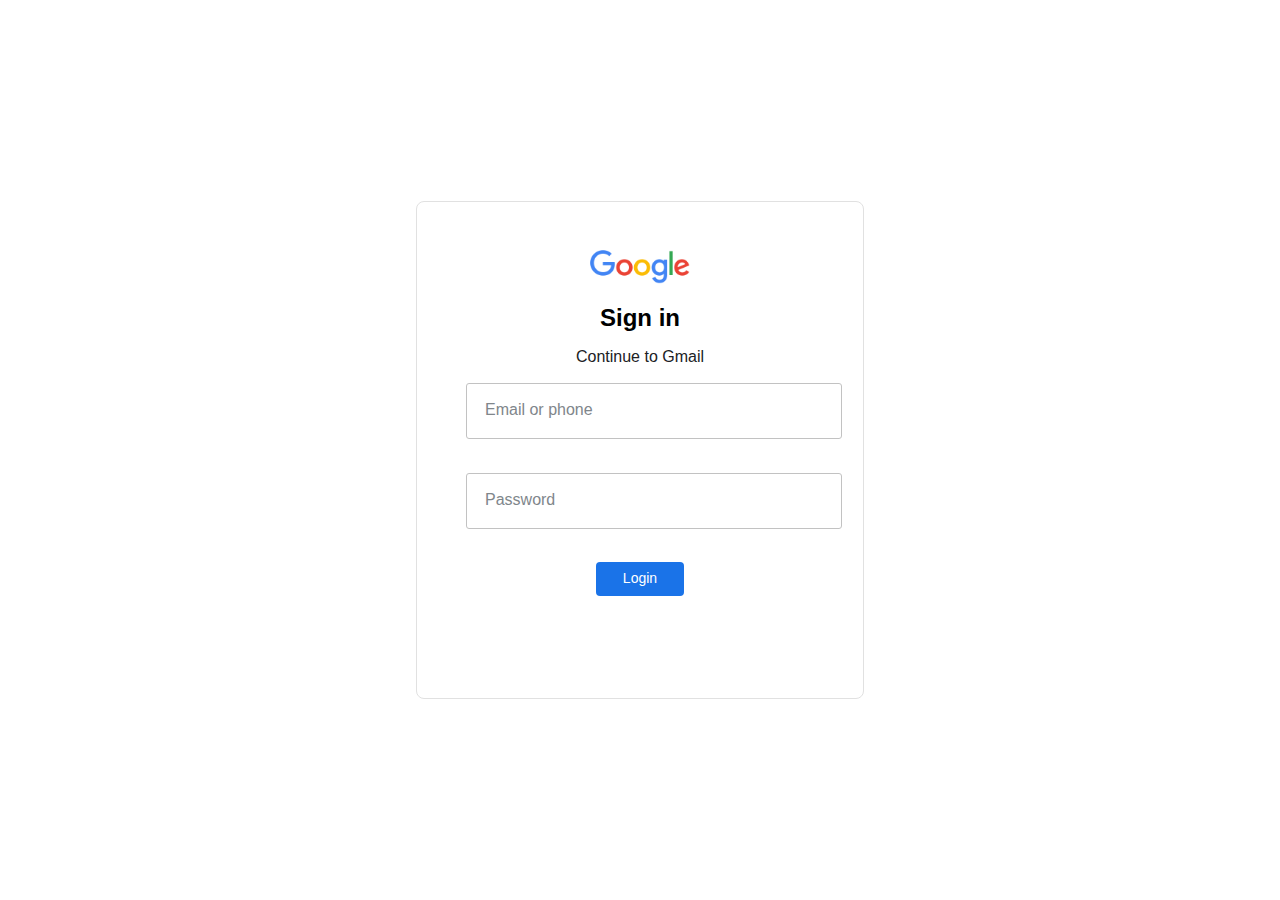
<file: gmail.html>
<!DOCTYPE html>
<html lang="en">
<head>
  <meta charset="UTF-8">
  <meta name="viewport" content="width=device-width, initial-scale=1.0">
  <title>Gmail</title>
  <link rel="stylesheet" href="style2.css">
</head>
<body>
  
      <div class="maindiv">
        <img src="google1.png" alt="Google">
        <h1>Sign in</h1>
        <h3>Continue to Gmail</h3>
        <div class="inputs">
          <div class="Fields">
            <div class="Fieldset">
              <input type="text" class="Before-FS" required="" autocomplete="off">
              <h1 class="Fs-H"><span>Email or phone</span></h1>
              <label class="placeholder">Email or phone</label>
            </div>
          </div>
          <div class="Fields">
            <div class="Fieldset">
              <input type="password" class="Before-FS" required="" >
              <h1 class="Fs-H"><span>Password</span></h1>
              <label class="placeholder">Password</label>
            </div>
          </div>

        </div>
          <button>Login</button>
      </div>

</body>
</html>
</file>
<file: style2.css>
body{
    font-family: 'Google Sans','Noto Sans Myanmar UI',arial,sans-serif;
  }
  img{
    max-width: 100px;
    max-height: 50px;
  }
  .maindiv{
    position: absolute;
    top: 50%;
    left:50%;
    transform: translate(-50%,-50%);
    width: 350px;
    min-height: 400px;
    padding:3rem;
    border-radius:0.5rem;
    border:1px solid #e1e1e1;
    text-align: center;
  }
  .maindiv .Fields{
    display: inline-block;
    height: 90px;
    position: relative;
  }
  h1{
    font-size:24px;
    font-weight: 200px;
  }
  h3{
    color:#202124;
    font-size: 16px;
    font-weight: 400;
  }
  input{
    outline: none;
  }
  .Before-FS{
    width:344px;
    border: 1px solid #c2c2c2;
    border-radius: 3px;
    height: 28px;
    font-size:16px;
    margin: 1px 1px 0 1px;
    padding: 13px 15px;
    transition: 0.1s;
  }
  .Before-FS:focus{
    border: 2px solid #1a73e8;
    border-top:1px solid transparent;
  }
  .Fs-H{
    opacity: 0;
    transition:0.2s;
  }
  .Fieldset > h1{
    font:1em normal;
    margin:-5px 2.5px -8px;
    position:relative;
    top:-60px
  }
  .Fieldset > h1 > span {
  float: left;
  color:#1a73e8;
  font-family: 'Google Sans','Noto Sans Myanmar UI','arial','sans-serif';
  font-size: 13px;
  }
  
  .Fieldset >h1::before{
    border-top:2px solid #1a73e8;
    content:' ';
    float: left;
    margin: 0.5em 2px 0 -1px;
    width:0.75em
  
  }
  .Fieldset > h1::after{
  
    border-top:2px solid #1a73e8;
    content: ' ';
  display: block;
  height:1.5em;
  left:2px;
  margin: 0 1px 0 0;
  overflow: hidden;
  position: relative;
  top:0.5em;
  }
  .placeholder{
    position: absolute;
    left:20px;
    top:19px;
    color:#80868b;
    font-size: 16px;
    font-weight: 400;
    pointer-events: none;
    transition:0.4s
  }
  
  input:focus ~ label.placeholder,
  input:valid ~ label.placeholder {
    top:3px;
    font-size: 10px;
    opacity: 0;
  }
  
  input:focus + .Fs-H,input:valid + .Fs-H{
  opacity: 1;
  
  }
  
  button{
    cursor: pointer;
    border:1px solid transparent;
    padding: 6px 12px;
    font-size: 14px;
    line-height: 1.42;
    color:white;
    border-radius: 4px;
    background-color: #1a73e8;
    outline: none;
    min-width: 88px;
  
  }
</file>
